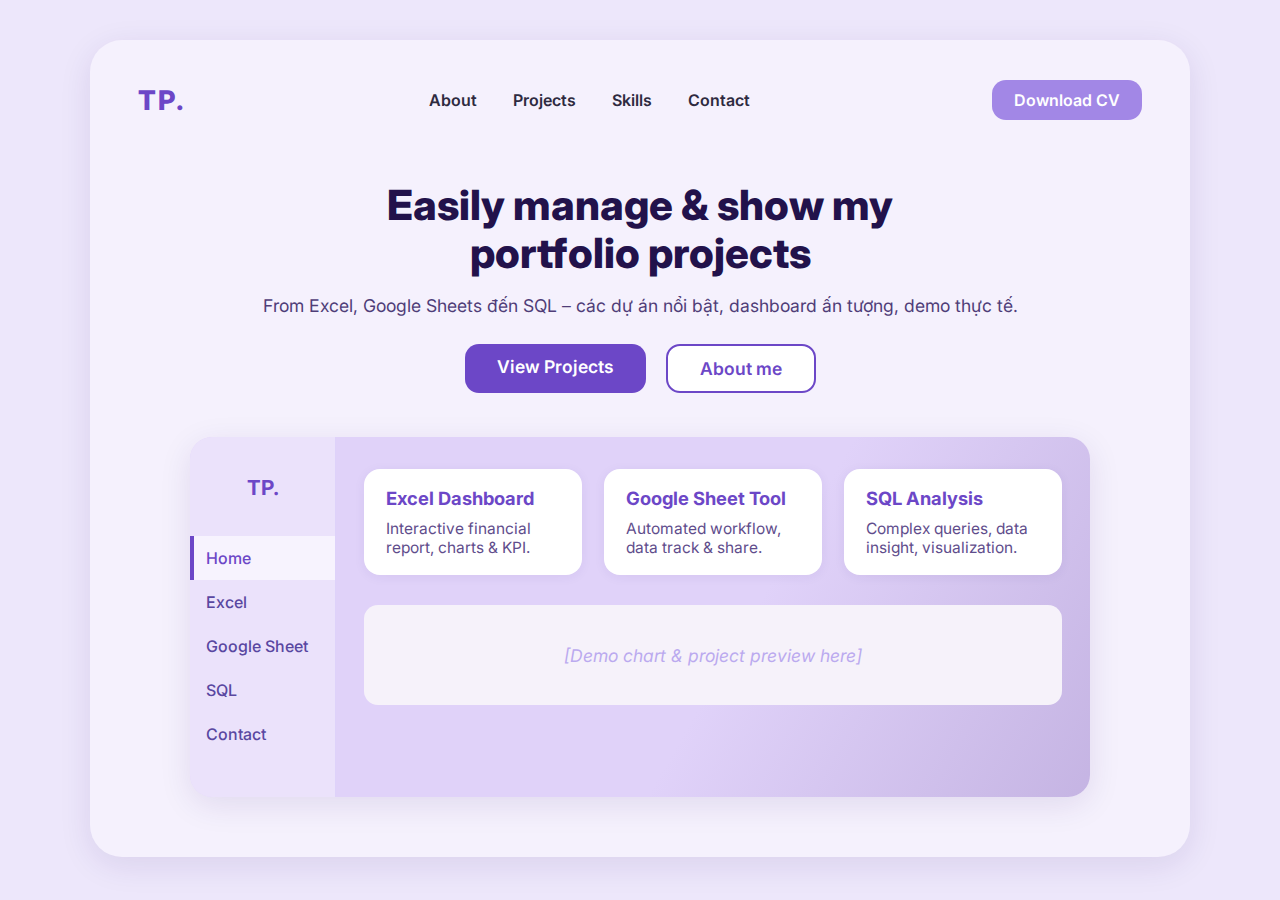
<file: index.html>
<!DOCTYPE html>
<html lang="en">
<head>
  <meta charset="UTF-8">
  <title>My Portfolio - Tracy Pham</title>
  <meta name="viewport" content="width=device-width, initial-scale=1.0">
  <link rel="stylesheet" href="style.css">
</head>
<body>
  <div class="container">
    <nav>
      <div class="logo">TP.</div>
      <ul>
        <li><a href="#">About</a></li>
        <li><a href="#">Projects</a></li>
        <li><a href="#">Skills</a></li>
        <li><a href="#">Contact</a></li>
      </ul>
      <a href="#" class="btn-signup">Download CV</a>
    </nav>
    <header>
      <h1>Easily manage & show my<br>portfolio projects</h1>
      <p>
        From Excel, Google Sheets đến SQL – các dự án nổi bật, dashboard ấn tượng, demo thực tế.
      </p>
      <div class="action-btns">
        <a href="#projects" class="btn-main">View Projects</a>
        <a href="#about" class="btn-secondary">About me</a>
      </div>
    </header>
    <section class="dashboard-mock">
      <div class="sidebar">
        <div class="sidebar-logo">TP.</div>
        <ul>
          <li class="active">Home</li>
          <li>Excel</li>
          <li>Google Sheet</li>
          <li>SQL</li>
          <li>Contact</li>
        </ul>
      </div>
      <div class="dashboard-content">
        <div class="cards">
          <div class="card">
            <h3>Excel Dashboard</h3>
            <p>Interactive financial report, charts & KPI.</p>
          </div>
          <div class="card">
            <h3>Google Sheet Tool</h3>
            <p>Automated workflow, data track & share.</p>
          </div>
          <div class="card">
            <h3>SQL Analysis</h3>
            <p>Complex queries, data insight, visualization.</p>
          </div>
        </div>
        <div class="chart-placeholder">
          <p>[Demo chart & project preview here]</p>
        </div>
      </div>
    </section>
  </div>
</body>
</html>
</file>
<file: style.css>
@import url('https://fonts.googleapis.com/css2?family=Inter:wght@400;600;800&display=swap');

:root {
  --main-bg: #ede7fb;
  --card-bg: #fff;
  --accent: #a287e6;
  --primary: #6c47c7;
  --border-radius: 22px;
  --shadow: 0 8px 32px 0 rgba(52, 18, 112, 0.10);
}

body {
  margin: 0;
  padding: 0;
  box-sizing: border-box;
  background: var(--main-bg);
  font-family: 'Inter', Arial, sans-serif;
}

.container {
  max-width: 1100px;
  margin: 40px auto;
  background: #f5f1fd;
  border-radius: 32px;
  box-shadow: var(--shadow);
  padding: 40px 0 60px 0;
}

nav {
  display: flex;
  justify-content: space-between;
  align-items: center;
  padding: 0 48px 22px 48px;
  background: transparent;
}

nav .logo {
  font-weight: 800;
  font-size: 1.7rem;
  color: var(--primary);
  letter-spacing: 2px;
}

nav ul {
  list-style: none;
  display: flex;
  gap: 36px;
  margin: 0;
  padding: 0;
}

nav ul li a {
  text-decoration: none;
  color: #2e2a40;
  font-weight: 600;
  font-size: 1rem;
  transition: color 0.2s;
}

nav ul li a:hover {
  color: var(--primary);
}

.btn-signup {
  background: var(--accent);
  color: #fff;
  padding: 10px 22px;
  border-radius: 14px;
  font-weight: 600;
  text-decoration: none;
  transition: background 0.2s;
}

.btn-signup:hover {
  background: var(--primary);
}

header {
  text-align: center;
  margin: 40px 0 32px 0;
}

header h1 {
  font-size: 2.6rem;
  font-weight: 800;
  color: #22124b;
  margin: 20px 0 16px 0;
  line-height: 1.15;
}

header p {
  font-size: 1.1rem;
  color: #4f3d78;
  margin-bottom: 28px;
}

.action-btns {
  display: flex;
  justify-content: center;
  gap: 20px;
}

.btn-main, .btn-secondary {
  display: inline-block;
  border-radius: 14px;
  padding: 12px 32px;
  font-weight: 600;
  font-size: 1.1rem;
  text-decoration: none;
  transition: background 0.2s, color 0.2s;
}
.btn-main {
  background: var(--primary);
  color: #fff;
}
.btn-main:hover {
  background: var(--accent);
}

.btn-secondary {
  background: #fff;
  border: 2px solid var(--primary);
  color: var(--primary);
}
.btn-secondary:hover {
  background: var(--primary);
  color: #fff;
}

.dashboard-mock {
  display: flex;
  margin: 44px auto 0 auto;
  background: linear-gradient(120deg, #e0d2f9 60%, #c5b4e3 100%);
  border-radius: var(--border-radius);
  box-shadow: var(--shadow);
  max-width: 900px;
  min-height: 360px;
  overflow: hidden;
}

.sidebar {
  background: #ebe2fb;
  min-width: 145px;
  padding: 38px 0 0 0;
  border-right: 1px solid #ded2fa;
  display: flex;
  flex-direction: column;
  align-items: center;
}

.sidebar-logo {
  font-weight: 700;
  font-size: 1.3rem;
  color: var(--primary);
  margin-bottom: 36px;
}

.sidebar ul {
  list-style: none;
  padding: 0;
  margin: 0;
  width: 100%;
}

.sidebar ul li {
  padding: 12px 0 12px 12px;
  color: #5947a1;
  font-weight: 500;
  border-left: 4px solid transparent;
  cursor: pointer;
  transition: background 0.2s, border 0.2s;
}

.sidebar ul li.active,
.sidebar ul li:hover {
  background: #f7f3fe;
  border-left: 4px solid var(--primary);
  color: var(--primary);
}

.dashboard-content {
  flex: 1;
  padding: 32px 28px;
  display: flex;
  flex-direction: column;
}

.cards {
  display: flex;
  gap: 22px;
  margin-bottom: 30px;
}

.card {
  background: var(--card-bg);
  border-radius: 16px;
  box-shadow: 0 2px 12px 0 rgba(52,18,112,0.06);
  padding: 18px 22px;
  min-width: 155px;
  flex: 1;
}

.card h3 {
  margin: 0 0 10px 0;
  color: var(--primary);
  font-size: 1.15rem;
  font-weight: 700;
}

.card p {
  margin: 0;
  color: #5f4d8c;
  font-size: 0.97rem;
}

.chart-placeholder {
  background: #f6f2fa;
  border-radius: 14px;
  min-height: 100px;
  display: flex;
  align-items: center;
  justify-content: center;
  color: #bbaaef;
  font-size: 1.1rem;
  font-style: italic;
}

@media (max-width: 900px) {
  .dashboard-mock {
    flex-direction: column;
    min-width: 0;
  }
  .sidebar {
    flex-direction: row;
    min-width: 0;
    border-right: none;
    border-bottom: 1px solid #ded2fa;
    padding: 18px 0 18px 0;
    justify-content: center;
  }
  .dashboard-content {
    padding: 18px 12px;
  }
  .cards {
    flex-direction: column;
    gap: 14px;
  }
}
</file>
